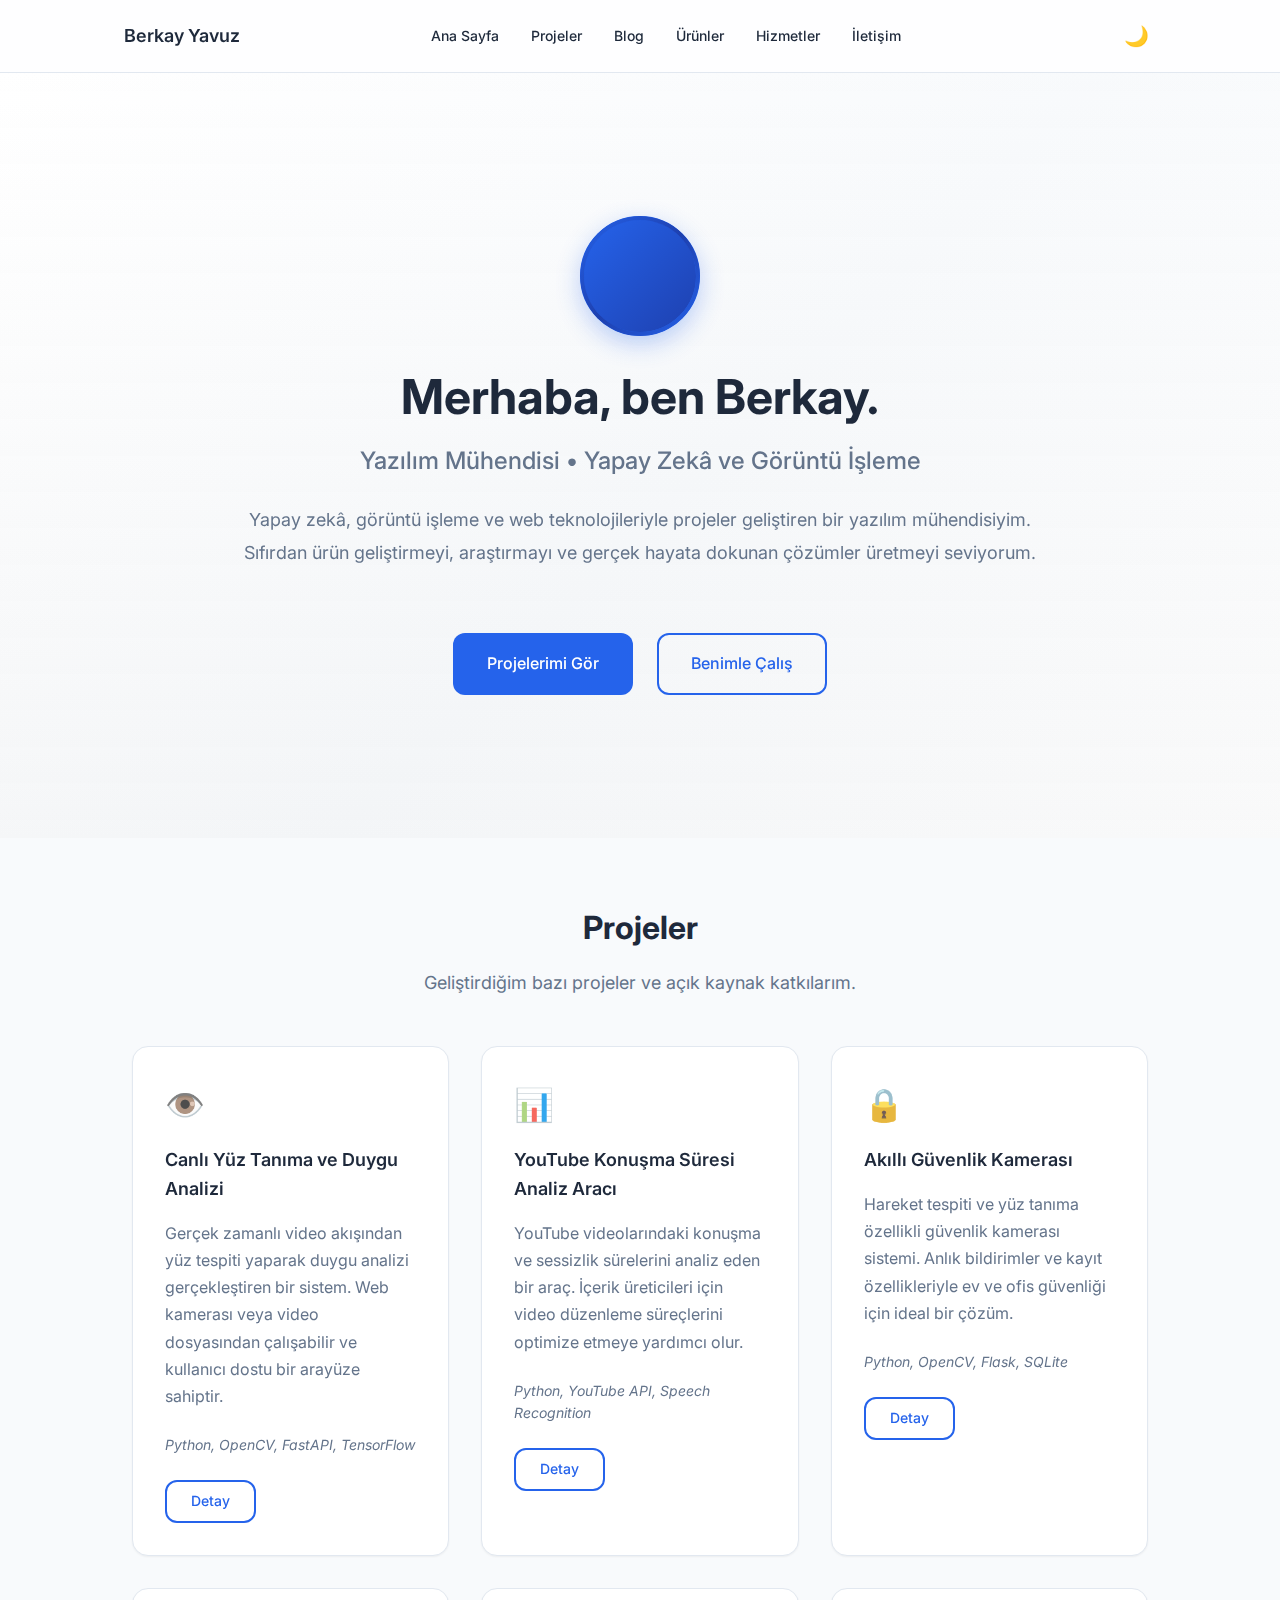
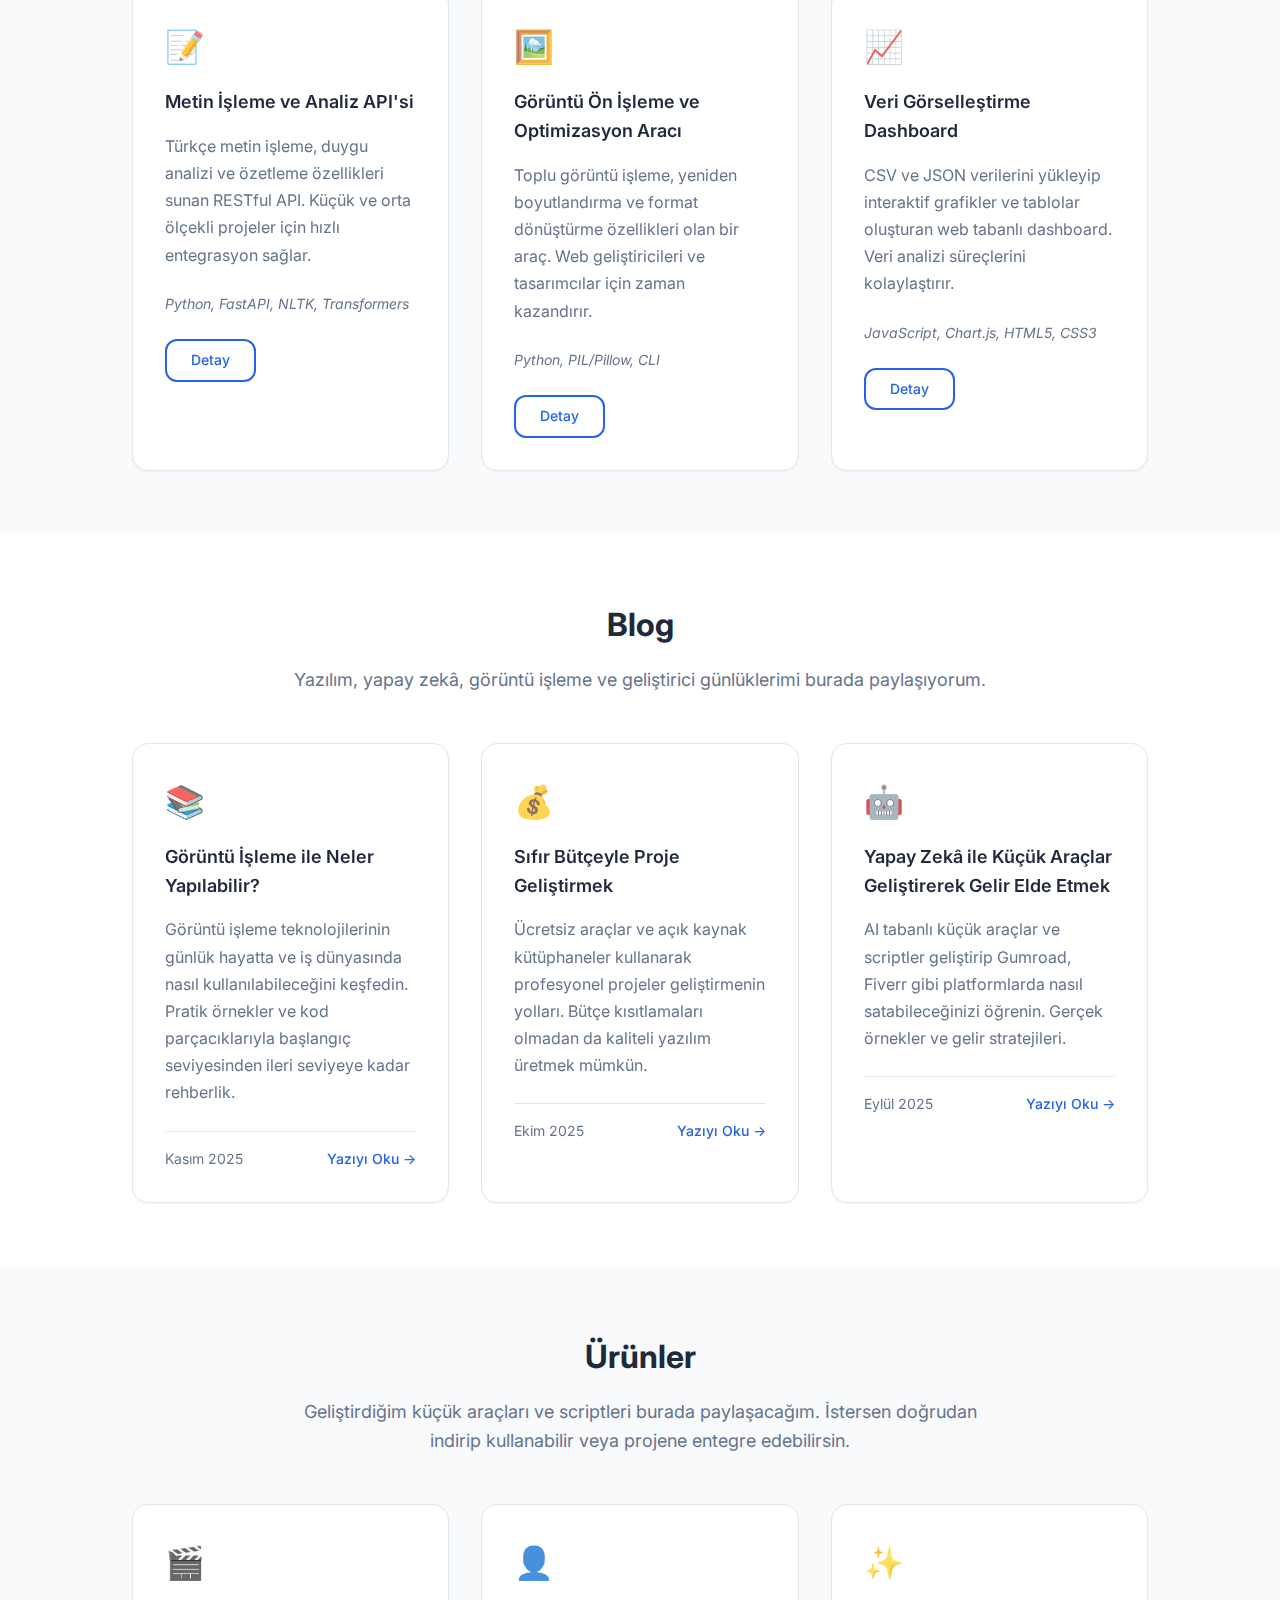
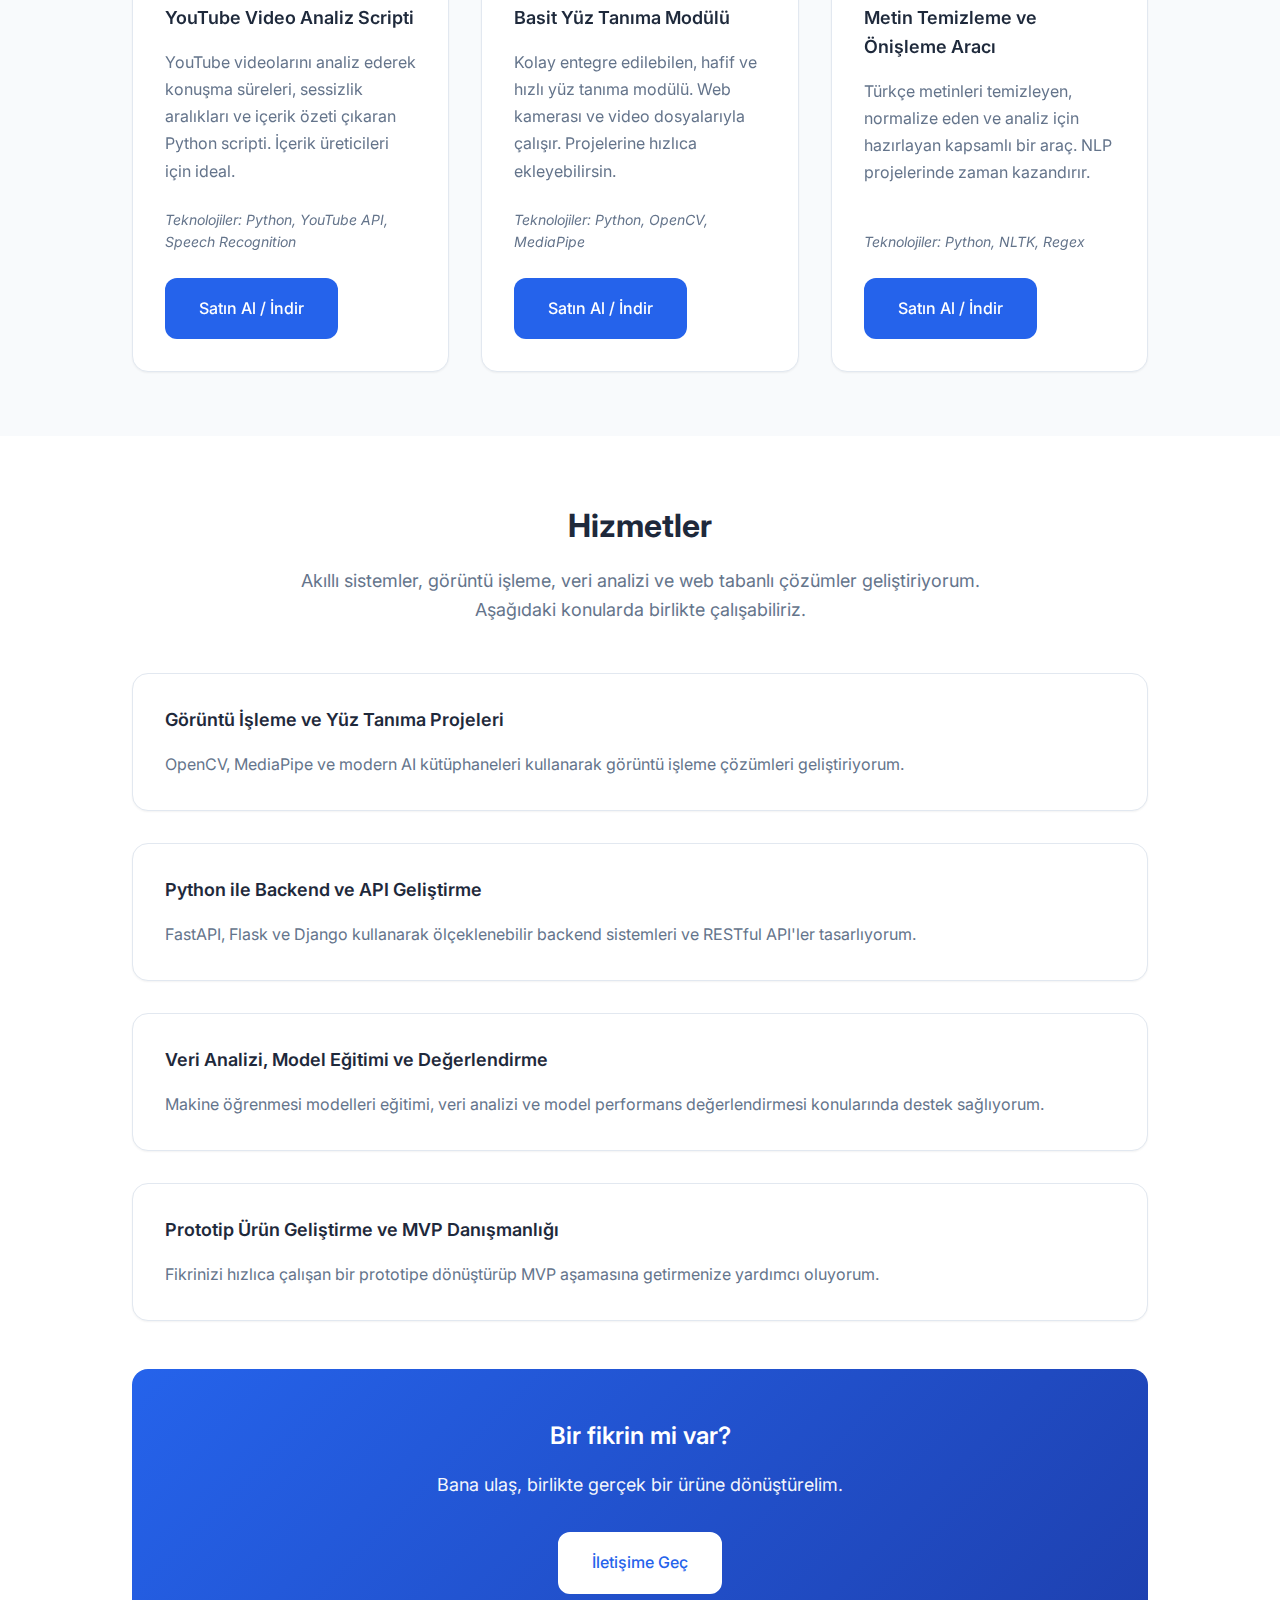
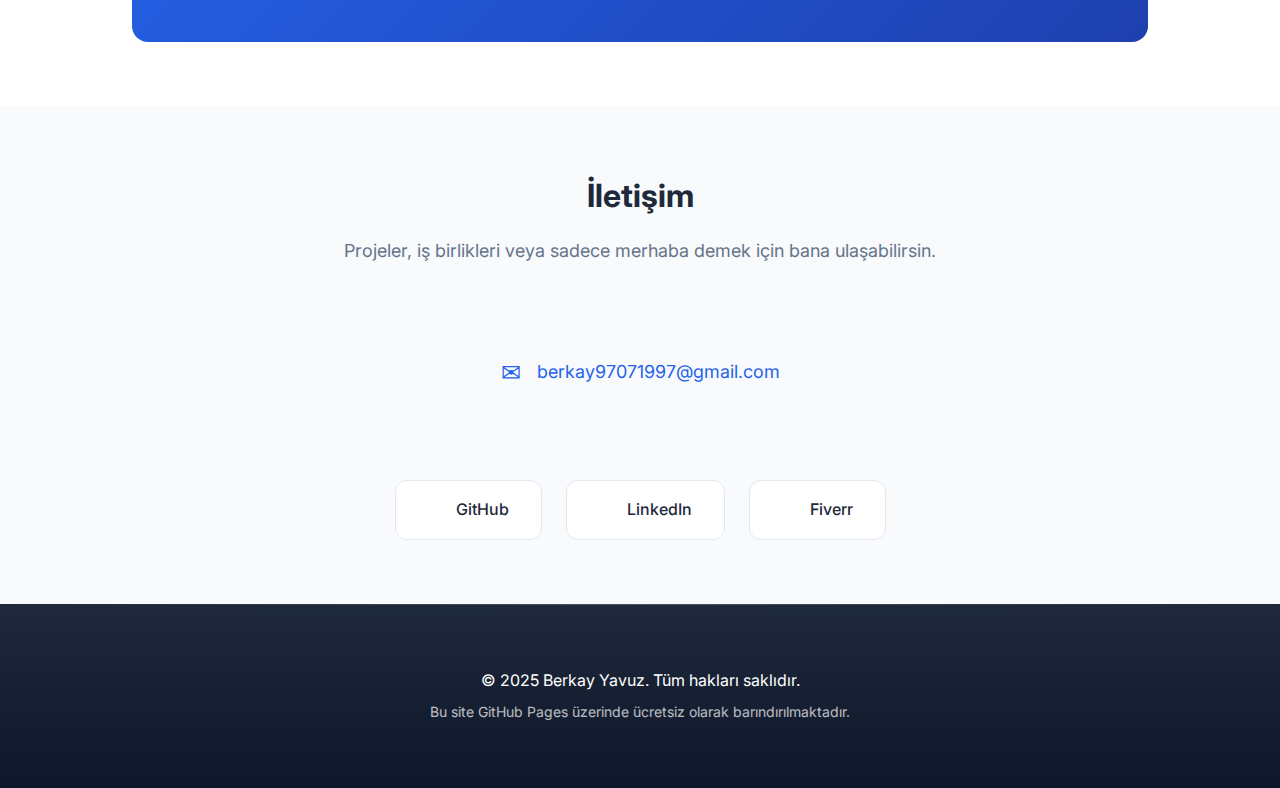
<file: index.html>
<!DOCTYPE html>
<html lang="tr">
<head>
    <meta charset="UTF-8">
    <meta name="viewport" content="width=device-width, initial-scale=1.0">
    <meta http-equiv="X-UA-Compatible" content="IE=edge">
    
    <!-- SEO Meta Tags -->
    <title>Berkay Yavuz | Yazılım Mühendisi</title>
    <meta name="description" content="Yapay zekâ, görüntü işleme ve web teknolojileriyle projeler geliştiren yazılım mühendisi. Freelance hizmetler, projeler ve blog içerikleri.">
    <meta name="keywords" content="yazılım mühendisi, yapay zeka, görüntü işleme, python, freelancer, web geliştirme, AI, machine learning, opencv, fastapi">
    <meta name="author" content="Berkay Yavuz">
    
    <!-- Open Graph Meta Tags -->
    <meta property="og:title" content="Berkay Yavuz | Yazılım Mühendisi">
    <meta property="og:description" content="Yapay zekâ, görüntü işleme ve web teknolojileriyle projeler geliştiren yazılım mühendisi.">
    <meta property="og:type" content="website">
    <meta property="og:url" content="https://berkayyavuz.github.io">
    <meta property="og:image" content="https://berkayyavuz.github.io/assets/images/og-image.jpg">
    
    <!-- Google Font -->
    <link rel="preconnect" href="https://fonts.googleapis.com">
    <link rel="preconnect" href="https://fonts.gstatic.com" crossorigin>
    <link href="https://fonts.googleapis.com/css2?family=Inter:wght@300;400;500;600;700&display=swap" rel="stylesheet">
    
    <!-- Stylesheet -->
    <link rel="stylesheet" href="assets/style.css">
</head>
<body>
    <!-- Scroll Progress Bar -->
    <div class="scroll-progress" id="scroll-progress"></div>
    
    <!-- Header & Navigation -->
    <header class="header">
        <nav class="nav container">
            <div class="nav-logo">
                <a href="#home">Berkay Yavuz</a>
            </div>
            <ul class="nav-menu" id="nav-menu">
                <li><a href="#home" class="nav-link">Ana Sayfa</a></li>
                <li><a href="#projects" class="nav-link">Projeler</a></li>
                <li><a href="#blog" class="nav-link">Blog</a></li>
                <li><a href="#products" class="nav-link">Ürünler</a></li>
                <li><a href="#services" class="nav-link">Hizmetler</a></li>
                <li><a href="#contact" class="nav-link">İletişim</a></li>
            </ul>
            <button class="theme-toggle" id="theme-toggle" aria-label="Toggle dark mode" title="Karanlık mod">
                <span class="theme-icon">🌙</span>
            </button>
            <div class="nav-toggle" id="nav-toggle">
                <span></span>
                <span></span>
                <span></span>
            </div>
        </nav>
    </header>

    <!-- Hero Section -->
    <section id="home" class="hero">
        <div class="hero-background"></div>
        <div class="hero-overlay"></div>
        <div class="container">
            <div class="hero-content">
                <!-- Hero Avatar - Placeholder for future image -->
                <!-- <img src="assets/images/avatar.jpg" alt="Berkay Yavuz" class="hero-avatar" loading="lazy"> -->
                <div class="hero-avatar"></div>
                <h1 class="hero-title" data-text="Merhaba, ben Berkay.">Merhaba, ben Berkay.</h1>
                <p class="hero-subtitle">Yazılım Mühendisi • Yapay Zekâ ve Görüntü İşleme</p>
                <p class="hero-description">
                    Yapay zekâ, görüntü işleme ve web teknolojileriyle projeler geliştiren bir yazılım mühendisiyim. 
                    Sıfırdan ürün geliştirmeyi, araştırmayı ve gerçek hayata dokunan çözümler üretmeyi seviyorum.
                </p>
                <div class="hero-buttons">
                    <a href="#projects" class="btn btn-primary">Projelerimi Gör</a>
                    <a href="#services" class="btn btn-secondary">Benimle Çalış</a>
                </div>
            </div>
        </div>
    </section>

    <!-- Projects Section -->
    <section id="projects" class="section">
        <div class="container">
            <h2 class="section-title">Projeler</h2>
            <p class="section-description">
                Geliştirdiğim bazı projeler ve açık kaynak katkılarım.
            </p>
            <div class="projects-grid">
                <!-- Proje kartı 1 -->
                <article class="project-card tilt-card">
                    <span class="card-icon">👁️</span>
                    <h3 class="project-title">Canlı Yüz Tanıma ve Duygu Analizi</h3>
                    <p class="project-description">
                        Gerçek zamanlı video akışından yüz tespiti yaparak duygu analizi gerçekleştiren bir sistem. 
                        Web kamerası veya video dosyasından çalışabilir ve kullanıcı dostu bir arayüze sahiptir.
                    </p>
                    <p class="project-tech">Python, OpenCV, FastAPI, TensorFlow</p>
                    <a href="#" class="btn btn-outline">Detay</a>
                </article>

                <!-- Proje kartı 2 -->
                <article class="project-card tilt-card">
                    <span class="card-icon">📊</span>
                    <h3 class="project-title">YouTube Konuşma Süresi Analiz Aracı</h3>
                    <p class="project-description">
                        YouTube videolarındaki konuşma ve sessizlik sürelerini analiz eden bir araç. 
                        İçerik üreticileri için video düzenleme süreçlerini optimize etmeye yardımcı olur.
                    </p>
                    <p class="project-tech">Python, YouTube API, Speech Recognition</p>
                    <a href="#" class="btn btn-outline">Detay</a>
                </article>

                <!-- Proje kartı 3 -->
                <article class="project-card tilt-card">
                    <span class="card-icon">🔒</span>
                    <h3 class="project-title">Akıllı Güvenlik Kamerası</h3>
                    <p class="project-description">
                        Hareket tespiti ve yüz tanıma özellikli güvenlik kamerası sistemi. 
                        Anlık bildirimler ve kayıt özellikleriyle ev ve ofis güvenliği için ideal bir çözüm.
                    </p>
                    <p class="project-tech">Python, OpenCV, Flask, SQLite</p>
                    <a href="#" class="btn btn-outline">Detay</a>
                </article>

                <!-- Proje kartı 4 -->
                <article class="project-card tilt-card">
                    <span class="card-icon">📝</span>
                    <h3 class="project-title">Metin İşleme ve Analiz API'si</h3>
                    <p class="project-description">
                        Türkçe metin işleme, duygu analizi ve özetleme özellikleri sunan RESTful API. 
                        Küçük ve orta ölçekli projeler için hızlı entegrasyon sağlar.
                    </p>
                    <p class="project-tech">Python, FastAPI, NLTK, Transformers</p>
                    <a href="#" class="btn btn-outline">Detay</a>
                </article>

                <!-- Proje kartı 5 -->
                <article class="project-card tilt-card">
                    <span class="card-icon">🖼️</span>
                    <h3 class="project-title">Görüntü Ön İşleme ve Optimizasyon Aracı</h3>
                    <p class="project-description">
                        Toplu görüntü işleme, yeniden boyutlandırma ve format dönüştürme özellikleri olan bir araç. 
                        Web geliştiricileri ve tasarımcılar için zaman kazandırır.
                    </p>
                    <p class="project-tech">Python, PIL/Pillow, CLI</p>
                    <a href="#" class="btn btn-outline">Detay</a>
                </article>

                <!-- Proje kartı 6 -->
                <article class="project-card tilt-card">
                    <span class="card-icon">📈</span>
                    <h3 class="project-title">Veri Görselleştirme Dashboard</h3>
                    <p class="project-description">
                        CSV ve JSON verilerini yükleyip interaktif grafikler ve tablolar oluşturan web tabanlı dashboard. 
                        Veri analizi süreçlerini kolaylaştırır.
                    </p>
                    <p class="project-tech">JavaScript, Chart.js, HTML5, CSS3</p>
                    <a href="#" class="btn btn-outline">Detay</a>
                </article>

                <!-- YENİ PROJE KARTI EKLEMEK İÇİN: Yukarıdaki article.project-card yapısını kopyalayıp buraya ekleyebilirsin -->
            </div>
        </div>
    </section>

    <!-- Blog Section -->
    <section id="blog" class="section section-alt">
        <div class="container">
            <h2 class="section-title">Blog</h2>
            <p class="section-description">
                Yazılım, yapay zekâ, görüntü işleme ve geliştirici günlüklerimi burada paylaşıyorum.
            </p>
            <div class="blog-grid">
                <!-- Blog kartı 1 -->
                <article class="blog-card tilt-card">
                    <span class="card-icon">📚</span>
                    <h3 class="blog-title">Görüntü İşleme ile Neler Yapılabilir?</h3>
                    <p class="blog-excerpt">
                        Görüntü işleme teknolojilerinin günlük hayatta ve iş dünyasında nasıl kullanılabileceğini keşfedin. 
                        Pratik örnekler ve kod parçacıklarıyla başlangıç seviyesinden ileri seviyeye kadar rehberlik.
                    </p>
                    <div class="blog-meta">
                        <span class="blog-date">Kasım 2025</span>
                        <a href="blog-post.html?id=1" class="blog-link">Yazıyı Oku →</a>
                    </div>
                </article>

                <!-- Blog kartı 2 -->
                <article class="blog-card tilt-card">
                    <span class="card-icon">💰</span>
                    <h3 class="blog-title">Sıfır Bütçeyle Proje Geliştirmek</h3>
                    <p class="blog-excerpt">
                        Ücretsiz araçlar ve açık kaynak kütüphaneler kullanarak profesyonel projeler geliştirmenin yolları. 
                        Bütçe kısıtlamaları olmadan da kaliteli yazılım üretmek mümkün.
                    </p>
                    <div class="blog-meta">
                        <span class="blog-date">Ekim 2025</span>
                        <a href="blog-post.html?id=2" class="blog-link">Yazıyı Oku →</a>
                    </div>
                </article>

                <!-- Blog kartı 3 -->
                <article class="blog-card tilt-card">
                    <span class="card-icon">🤖</span>
                    <h3 class="blog-title">Yapay Zekâ ile Küçük Araçlar Geliştirerek Gelir Elde Etmek</h3>
                    <p class="blog-excerpt">
                        AI tabanlı küçük araçlar ve scriptler geliştirip Gumroad, Fiverr gibi platformlarda nasıl satabileceğinizi öğrenin. 
                        Gerçek örnekler ve gelir stratejileri.
                    </p>
                    <div class="blog-meta">
                        <span class="blog-date">Eylül 2025</span>
                        <a href="blog-post.html?id=3" class="blog-link">Yazıyı Oku →</a>
                    </div>
                </article>

                <!-- YENİ BLOG YAZISI EKLEMEK İÇİN: Yukarıdaki article.blog-card yapısını kopyalayıp buraya ekleyebilirsin -->
            </div>
        </div>
    </section>

    <!-- Products Section -->
    <section id="products" class="section">
        <div class="container">
            <h2 class="section-title">Ürünler</h2>
            <p class="section-description">
                Geliştirdiğim küçük araçları ve scriptleri burada paylaşacağım. İstersen doğrudan indirip kullanabilir veya projene entegre edebilirsin.
            </p>
            <div class="products-grid">
                <!-- Ürün kartı 1 -->
                <article class="product-card tilt-card">
                    <span class="card-icon">🎬</span>
                    <h3 class="product-title">YouTube Video Analiz Scripti</h3>
                    <p class="product-description">
                        YouTube videolarını analiz ederek konuşma süreleri, sessizlik aralıkları ve içerik özeti çıkaran Python scripti. 
                        İçerik üreticileri için ideal.
                    </p>
                    <p class="product-tech">Teknolojiler: Python, YouTube API, Speech Recognition</p>
                    <a href="#" class="btn btn-primary">
                        Satın Al / İndir
                        <!-- Buraya ileride Gumroad veya başka bir satış linki eklenecek -->
                    </a>
                </article>

                <!-- Ürün kartı 2 -->
                <article class="product-card tilt-card">
                    <span class="card-icon">👤</span>
                    <h3 class="product-title">Basit Yüz Tanıma Modülü</h3>
                    <p class="product-description">
                        Kolay entegre edilebilen, hafif ve hızlı yüz tanıma modülü. Web kamerası ve video dosyalarıyla çalışır. 
                        Projelerine hızlıca ekleyebilirsin.
                    </p>
                    <p class="product-tech">Teknolojiler: Python, OpenCV, MediaPipe</p>
                    <a href="#" class="btn btn-primary">
                        Satın Al / İndir
                        <!-- Buraya ileride Gumroad veya başka bir satış linki eklenecek -->
                    </a>
                </article>

                <!-- Ürün kartı 3 -->
                <article class="product-card tilt-card">
                    <span class="card-icon">✨</span>
                    <h3 class="product-title">Metin Temizleme ve Önişleme Aracı</h3>
                    <p class="product-description">
                        Türkçe metinleri temizleyen, normalize eden ve analiz için hazırlayan kapsamlı bir araç. 
                        NLP projelerinde zaman kazandırır.
                    </p>
                    <p class="product-tech">Teknolojiler: Python, NLTK, Regex</p>
                    <a href="#" class="btn btn-primary">
                        Satın Al / İndir
                        <!-- Buraya ileride Gumroad veya başka bir satış linki eklenecek -->
                    </a>
                </article>

                <!-- YENİ ÜRÜN EKLEMEK İÇİN: Yukarıdaki article.product-card yapısını kopyalayıp buraya ekleyebilirsin -->
            </div>
        </div>
    </section>

    <!-- Services Section -->
    <section id="services" class="section section-alt">
        <div class="container">
            <h2 class="section-title">Hizmetler</h2>
            <p class="section-description">
                Akıllı sistemler, görüntü işleme, veri analizi ve web tabanlı çözümler geliştiriyorum. Aşağıdaki konularda birlikte çalışabiliriz.
            </p>
            <div class="services-list">
                <div class="service-item">
                    <h3 class="service-title">Görüntü İşleme ve Yüz Tanıma Projeleri</h3>
                    <p class="service-description">
                        OpenCV, MediaPipe ve modern AI kütüphaneleri kullanarak görüntü işleme çözümleri geliştiriyorum.
                    </p>
                </div>
                <div class="service-item">
                    <h3 class="service-title">Python ile Backend ve API Geliştirme</h3>
                    <p class="service-description">
                        FastAPI, Flask ve Django kullanarak ölçeklenebilir backend sistemleri ve RESTful API'ler tasarlıyorum.
                    </p>
                </div>
                <div class="service-item">
                    <h3 class="service-title">Veri Analizi, Model Eğitimi ve Değerlendirme</h3>
                    <p class="service-description">
                        Makine öğrenmesi modelleri eğitimi, veri analizi ve model performans değerlendirmesi konularında destek sağlıyorum.
                    </p>
                </div>
                <div class="service-item">
                    <h3 class="service-title">Prototip Ürün Geliştirme ve MVP Danışmanlığı</h3>
                    <p class="service-description">
                        Fikrinizi hızlıca çalışan bir prototipe dönüştürüp MVP aşamasına getirmenize yardımcı oluyorum.
                    </p>
                </div>
            </div>

            <!-- CTA Box -->
            <div class="cta-box">
                <h3 class="cta-title">Bir fikrin mi var?</h3>
                <p class="cta-text">Bana ulaş, birlikte gerçek bir ürüne dönüştürelim.</p>
                <a href="#contact" class="btn btn-primary">İletişime Geç</a>
            </div>

            <!-- Freelance Platform Links (Yorum olarak, ileride eklenebilir) -->
            <!-- Fiverr profil linkini buraya ekleyebilirsin: <a href="#" class="platform-link">Fiverr Profilim</a> -->
            <!-- Bionluk profil linkini buraya ekleyebilirsin: <a href="#" class="platform-link">Bionluk Profilim</a> -->
            <!-- Upwork profil linkini buraya ekleyebilirsin: <a href="#" class="platform-link">Upwork Profilim</a> -->
        </div>
    </section>

    <!-- Contact Section -->
    <section id="contact" class="section">
        <div class="container">
            <h2 class="section-title">İletişim</h2>
            <p class="section-description">
                Projeler, iş birlikleri veya sadece merhaba demek için bana ulaşabilirsin.
            </p>
            <div class="contact-content">
                <div class="contact-info">
                    <a href="mailto:berkay97071997@gmail.com" class="contact-link email">
                        <span class="contact-icon">✉</span>
                        <span>berkay97071997@gmail.com</span>
                    </a>
                </div>
                <div class="contact-social">
                    <a href="#" class="social-link" target="_blank" rel="noopener noreferrer">
                        <svg class="social-icon-svg" width="20" height="20" viewBox="0 0 24 24" fill="none" stroke="currentColor" stroke-width="2">
                            <path d="M9 19c-5 1.5-5-2.5-7-3m14 6v-3.87a3.37 3.37 0 0 0-.94-2.61c3.14-.35 6.44-1.54 6.44-7A5.44 5.44 0 0 0 20 4.77 5.07 5.07 0 0 0 19.91 1S18.73.65 16 2.48a13.38 13.38 0 0 0-7 0C6.27.65 5.09 1 5.09 1A5.07 5.07 0 0 0 5 4.77a5.44 5.44 0 0 0-1.5 3.78c0 5.42 3.3 6.61 6.44 7A3.37 3.37 0 0 0 9 18.13V22"></path>
                        </svg>
                        <span>GitHub</span>
                        <!-- GitHub profil linkini buraya ekleyebilirsin -->
                    </a>
                    <a href="#" class="social-link" target="_blank" rel="noopener noreferrer">
                        <svg class="social-icon-svg" width="20" height="20" viewBox="0 0 24 24" fill="none" stroke="currentColor" stroke-width="2">
                            <path d="M16 8a6 6 0 0 1 6 6v7h-4v-7a2 2 0 0 0-2-2 2 2 0 0 0-2 2v7h-4v-7a6 6 0 0 1 6-6z"></path>
                            <rect x="2" y="9" width="4" height="12"></rect>
                            <circle cx="4" cy="4" r="2"></circle>
                        </svg>
                        <span>LinkedIn</span>
                        <!-- LinkedIn profil linkini buraya ekleyebilirsin -->
                    </a>
                    <a href="#" class="social-link" target="_blank" rel="noopener noreferrer">
                        <svg class="social-icon-svg" width="20" height="20" viewBox="0 0 24 24" fill="none" stroke="currentColor" stroke-width="2">
                            <path d="M12 2L2 7l10 5 10-5-10-5z"></path>
                            <path d="M2 17l10 5 10-5"></path>
                            <path d="M2 12l10 5 10-5"></path>
                        </svg>
                        <span>Fiverr</span>
                        <!-- Fiverr profil linkini buraya ekleyebilirsin -->
                    </a>
                </div>
            </div>
        </div>
    </section>

    <!-- Footer -->
    <footer class="footer">
        <div class="container">
            <p class="footer-text">© 2025 Berkay Yavuz. Tüm hakları saklıdır.</p>
            <p class="footer-note">Bu site GitHub Pages üzerinde ücretsiz olarak barındırılmaktadır.</p>
        </div>
    </footer>

    <!-- JavaScript -->
    <script src="assets/main.js"></script>
</body>
</html>
</file>
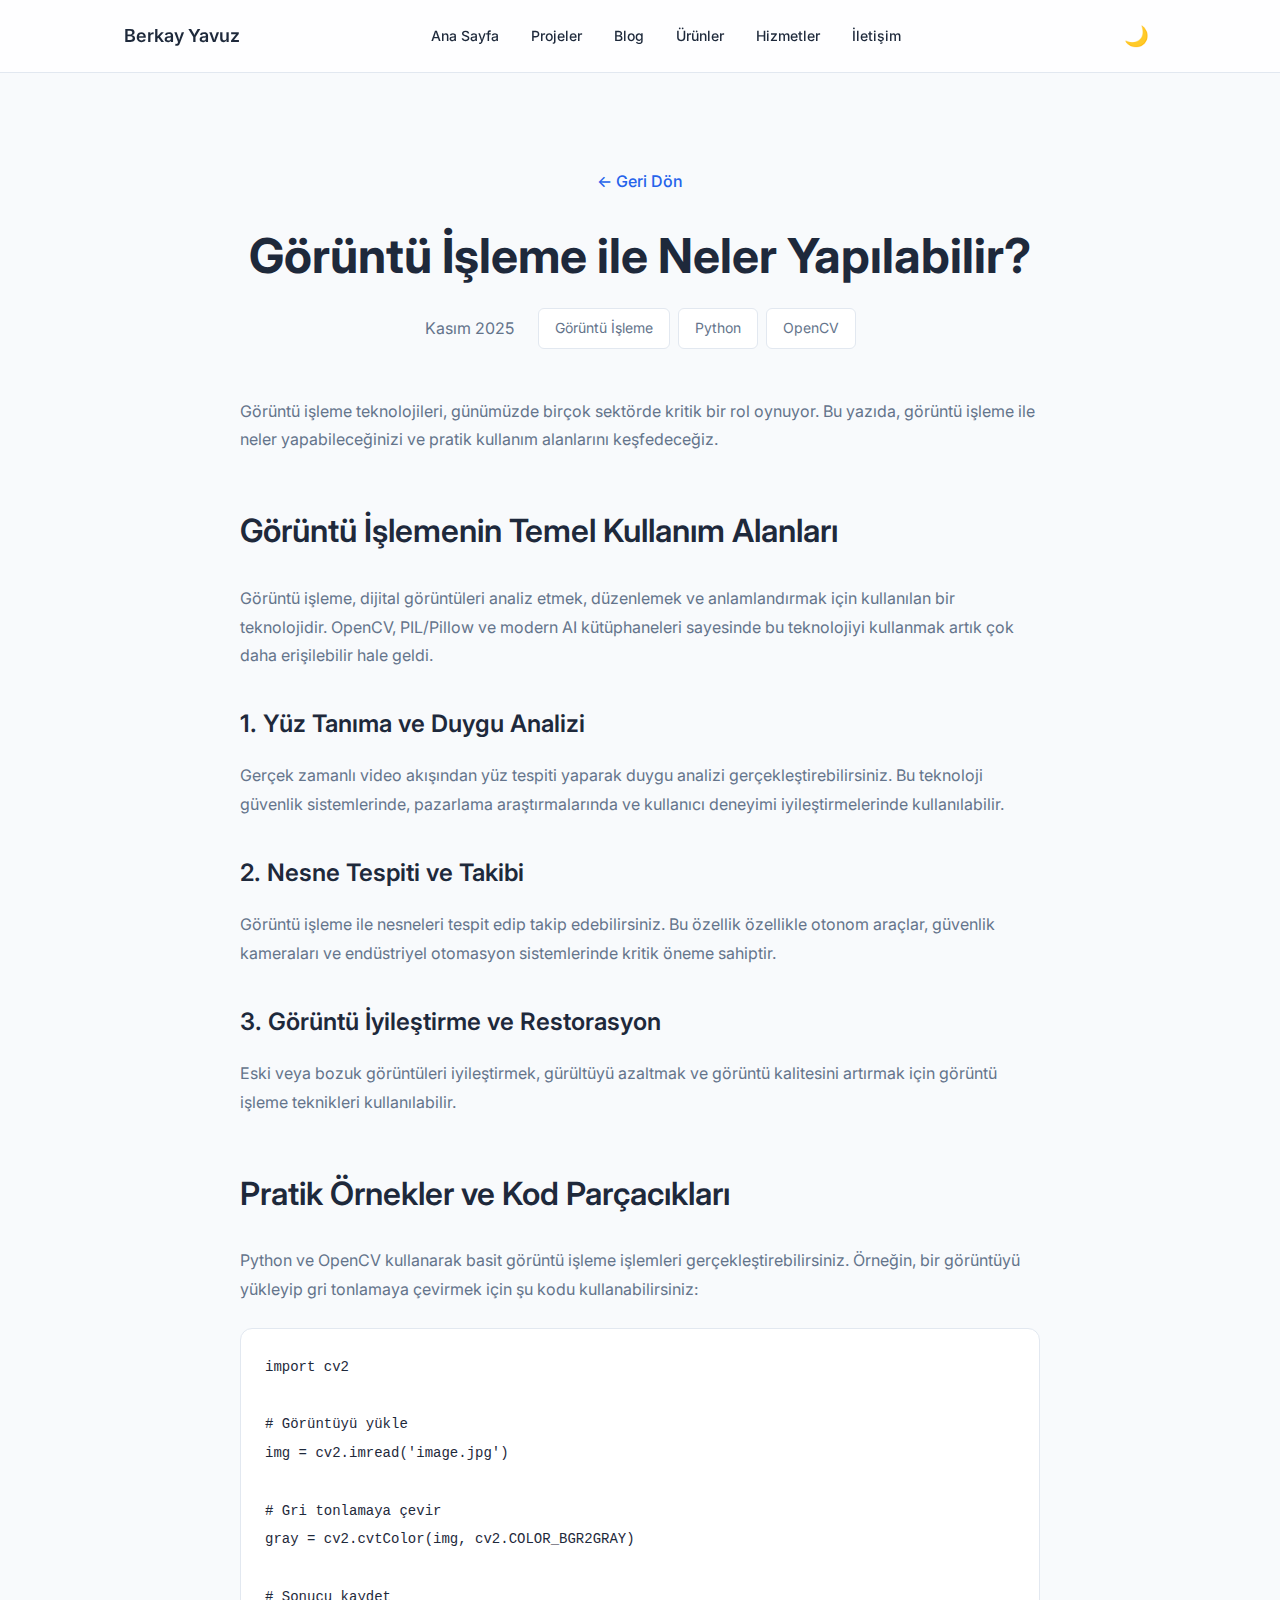
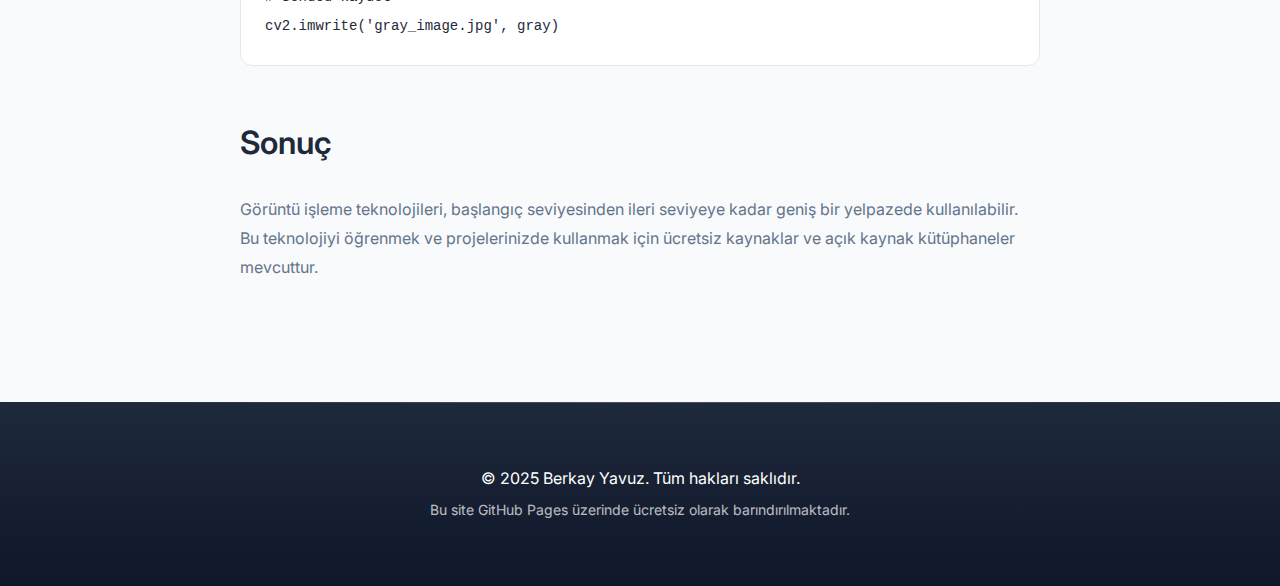
<file: blog-post.html>
<!DOCTYPE html>
<html lang="tr">
<head>
    <meta charset="UTF-8">
    <meta name="viewport" content="width=device-width, initial-scale=1.0">
    <meta http-equiv="X-UA-Compatible" content="IE=edge">
    
    <!-- SEO Meta Tags -->
    <title>Görüntü İşleme ile Neler Yapılabilir? | Berkay Yavuz</title>
    <meta name="description" content="Görüntü işleme teknolojilerinin günlük hayatta ve iş dünyasında nasıl kullanılabileceğini keşfedin.">
    
    <!-- Google Font -->
    <link rel="preconnect" href="https://fonts.googleapis.com">
    <link rel="preconnect" href="https://fonts.gstatic.com" crossorigin>
    <link href="https://fonts.googleapis.com/css2?family=Inter:wght@300;400;500;600;700&display=swap" rel="stylesheet">
    
    <!-- Stylesheet -->
    <link rel="stylesheet" href="assets/style.css">
</head>
<body>
    <!-- Scroll Progress Bar -->
    <div class="scroll-progress" id="scroll-progress"></div>
    
    <!-- Header & Navigation -->
    <header class="header">
        <nav class="nav container">
            <div class="nav-logo">
                <a href="index.html">Berkay Yavuz</a>
            </div>
            <ul class="nav-menu" id="nav-menu">
                <li><a href="index.html#home" class="nav-link">Ana Sayfa</a></li>
                <li><a href="index.html#projects" class="nav-link">Projeler</a></li>
                <li><a href="index.html#blog" class="nav-link">Blog</a></li>
                <li><a href="index.html#products" class="nav-link">Ürünler</a></li>
                <li><a href="index.html#services" class="nav-link">Hizmetler</a></li>
                <li><a href="index.html#contact" class="nav-link">İletişim</a></li>
            </ul>
            <button class="theme-toggle" id="theme-toggle" aria-label="Toggle dark mode" title="Karanlık mod">
                <span class="theme-icon">🌙</span>
            </button>
            <div class="nav-toggle" id="nav-toggle">
                <span></span>
                <span></span>
                <span></span>
            </div>
        </nav>
    </header>

    <!-- Blog Post Content -->
    <article class="blog-post">
        <div class="container">
            <div class="blog-post-header">
                <a href="index.html#blog" class="blog-back-link">← Geri Dön</a>
                <h1 class="blog-post-title">Görüntü İşleme ile Neler Yapılabilir?</h1>
                <div class="blog-post-meta">
                    <span class="blog-post-date">Kasım 2025</span>
                    <div class="blog-post-tags">
                        <span class="tag">Görüntü İşleme</span>
                        <span class="tag">Python</span>
                        <span class="tag">OpenCV</span>
                    </div>
                </div>
            </div>
            
            <div class="blog-post-content">
                <p>
                    Görüntü işleme teknolojileri, günümüzde birçok sektörde kritik bir rol oynuyor. 
                    Bu yazıda, görüntü işleme ile neler yapabileceğinizi ve pratik kullanım alanlarını keşfedeceğiz.
                </p>
                
                <h2>Görüntü İşlemenin Temel Kullanım Alanları</h2>
                
                <p>
                    Görüntü işleme, dijital görüntüleri analiz etmek, düzenlemek ve anlamlandırmak için kullanılan 
                    bir teknolojidir. OpenCV, PIL/Pillow ve modern AI kütüphaneleri sayesinde bu teknolojiyi 
                    kullanmak artık çok daha erişilebilir hale geldi.
                </p>
                
                <h3>1. Yüz Tanıma ve Duygu Analizi</h3>
                <p>
                    Gerçek zamanlı video akışından yüz tespiti yaparak duygu analizi gerçekleştirebilirsiniz. 
                    Bu teknoloji güvenlik sistemlerinde, pazarlama araştırmalarında ve kullanıcı deneyimi 
                    iyileştirmelerinde kullanılabilir.
                </p>
                
                <h3>2. Nesne Tespiti ve Takibi</h3>
                <p>
                    Görüntü işleme ile nesneleri tespit edip takip edebilirsiniz. Bu özellik özellikle 
                    otonom araçlar, güvenlik kameraları ve endüstriyel otomasyon sistemlerinde kritik öneme sahiptir.
                </p>
                
                <h3>3. Görüntü İyileştirme ve Restorasyon</h3>
                <p>
                    Eski veya bozuk görüntüleri iyileştirmek, gürültüyü azaltmak ve görüntü kalitesini 
                    artırmak için görüntü işleme teknikleri kullanılabilir.
                </p>
                
                <h2>Pratik Örnekler ve Kod Parçacıkları</h2>
                
                <p>
                    Python ve OpenCV kullanarak basit görüntü işleme işlemleri gerçekleştirebilirsiniz. 
                    Örneğin, bir görüntüyü yükleyip gri tonlamaya çevirmek için şu kodu kullanabilirsiniz:
                </p>
                
                <pre><code>import cv2

# Görüntüyü yükle
img = cv2.imread('image.jpg')

# Gri tonlamaya çevir
gray = cv2.cvtColor(img, cv2.COLOR_BGR2GRAY)

# Sonucu kaydet
cv2.imwrite('gray_image.jpg', gray)</code></pre>
                
                <h2>Sonuç</h2>
                
                <p>
                    Görüntü işleme teknolojileri, başlangıç seviyesinden ileri seviyeye kadar geniş bir 
                    yelpazede kullanılabilir. Bu teknolojiyi öğrenmek ve projelerinizde kullanmak için 
                    ücretsiz kaynaklar ve açık kaynak kütüphaneler mevcuttur.
                </p>
            </div>
        </div>
    </article>

    <!-- Footer -->
    <footer class="footer">
        <div class="container">
            <p class="footer-text">© 2025 Berkay Yavuz. Tüm hakları saklıdır.</p>
            <p class="footer-note">Bu site GitHub Pages üzerinde ücretsiz olarak barındırılmaktadır.</p>
        </div>
    </footer>

    <!-- JavaScript -->
    <script src="assets/main.js"></script>
</body>
</html>
</file>
<file: assets/style.css>
/* ============================================
   CSS Reset & Base Styles
   ============================================ */

* {
    margin: 0;
    padding: 0;
    box-sizing: border-box;
}

:root {
    /* Colors */
    --color-primary: #2563eb;
    --color-primary-dark: #1e40af;
    --color-secondary: #64748b;
    --color-text: #1e293b;
    --color-text-light: #64748b;
    --color-bg: #f8fafc;
    --color-bg-alt: #ffffff;
    --color-border: #e2e8f0;
    --color-white: #ffffff;
    
    /* Typography */
    --font-family: 'Inter', -apple-system, BlinkMacSystemFont, 'Segoe UI', Roboto, sans-serif;
    --font-size-base: 16px;
    --font-size-sm: 14px;
    --font-size-lg: 18px;
    --font-size-xl: 24px;
    --font-size-2xl: 32px;
    --font-size-3xl: 48px;
    
    /* Spacing */
    --spacing-xs: 0.5rem;
    --spacing-sm: 1rem;
    --spacing-md: 1.5rem;
    --spacing-lg: 2rem;
    --spacing-xl: 3rem;
    --spacing-2xl: 4rem;
    
    /* Border Radius */
    --radius-sm: 6px;
    --radius-md: 12px;
    --radius-lg: 16px;
    
    /* Shadows */
    --shadow-sm: 0 1px 2px 0 rgba(0, 0, 0, 0.05);
    --shadow-md: 0 4px 6px -1px rgba(0, 0, 0, 0.1);
    --shadow-lg: 0 10px 15px -3px rgba(0, 0, 0, 0.1);
    
    /* Transitions */
    --transition: all 0.3s ease;
}

/* Dark Mode Variables - Enhanced with Neon Glow */
:root.dark-mode {
    --color-text: #f1f5f9;
    --color-text-light: #cbd5e1;
    --color-bg: #0f172a;
    --color-bg-alt: #1e293b;
    --color-border: #334155;
    --color-secondary: #94a3b8;
    --color-primary: #60a5fa;
    --color-primary-dark: #3b82f6;
}

html {
    scroll-behavior: smooth;
}

body {
    font-family: var(--font-family);
    font-size: var(--font-size-base);
    line-height: 1.6;
    color: var(--color-text);
    background-color: var(--color-bg);
    -webkit-font-smoothing: antialiased;
    -moz-osx-font-smoothing: grayscale;
}

/* ============================================
   Scroll Progress Bar
   ============================================ */

.scroll-progress {
    position: fixed;
    top: 0;
    left: 0;
    width: 0%;
    height: 3px;
    background: linear-gradient(90deg, var(--color-primary), var(--color-primary-dark));
    z-index: 10000;
    transition: width 0.1s ease-out;
    will-change: width;
}

/* Dark mode scroll progress */
:root.dark-mode .scroll-progress {
    background: linear-gradient(90deg, #3b82f6, #60a5fa);
    box-shadow: 0 0 10px rgba(59, 130, 246, 0.5);
}

/* ============================================
   Container
   ============================================ */

.container {
    max-width: 1080px;
    margin: 0 auto;
    padding: 0 var(--spacing-md);
}

@media (min-width: 768px) {
    .container {
        padding: 0 var(--spacing-lg);
    }
}

/* ============================================
   Header & Navigation
   ============================================ */

/* ============================================
   Header Improvements: Scroll Shadow & Blur
   ============================================ */

.header {
    position: sticky;
    top: 0;
    background-color: rgba(255, 255, 255, 0.8);
    border-bottom: 1px solid var(--color-border);
    z-index: 1000;
    box-shadow: none;
    transition: all 0.3s ease;
    backdrop-filter: blur(0px);
}

/* Header shadow appears after scrolling ~30px */
.header.scrolled {
    box-shadow: var(--shadow-md);
    backdrop-filter: blur(6px);
    background-color: rgba(255, 255, 255, 0.95);
}

/* Dark mode header */
:root.dark-mode .header {
    background-color: rgba(30, 41, 59, 0.8);
}

:root.dark-mode .header.scrolled {
    background-color: rgba(30, 41, 59, 0.95);
}

.nav {
    display: flex;
    justify-content: space-between;
    align-items: center;
    padding: var(--spacing-sm) var(--spacing-md);
    min-height: 70px;
}

.nav-logo a {
    font-size: var(--font-size-lg);
    font-weight: 600;
    color: var(--color-text);
    text-decoration: none;
    transition: var(--transition);
}

.nav-logo a:hover {
    color: var(--color-primary);
}

.nav-menu {
    display: flex;
    list-style: none;
    gap: var(--spacing-lg);
    align-items: center;
}

.nav-link {
    color: var(--color-text);
    text-decoration: none;
    font-weight: 500;
    font-size: var(--font-size-sm);
    transition: var(--transition);
    position: relative;
}

.nav-link::after {
    content: '';
    position: absolute;
    bottom: -4px;
    left: 0;
    width: 0;
    height: 2px;
    background-color: var(--color-primary);
    transition: var(--transition);
}

.nav-link:hover {
    color: var(--color-primary);
}

.nav-link:hover::after {
    width: 100%;
}

/* Theme Toggle Button */
.theme-toggle {
    display: flex;
    align-items: center;
    justify-content: center;
    width: 40px;
    height: 40px;
    border: none;
    background-color: transparent;
    cursor: pointer;
    border-radius: var(--radius-md);
    transition: var(--transition);
    margin-left: var(--spacing-md);
}

.theme-toggle:hover {
    background-color: var(--color-bg);
    transform: scale(1.1);
}

.theme-icon {
    font-size: 20px;
    transition: transform 0.3s ease;
}

.theme-toggle:hover .theme-icon {
    transform: rotate(15deg);
}

.nav-toggle {
    display: none;
    flex-direction: column;
    cursor: pointer;
    gap: 4px;
}

.nav-toggle span {
    width: 25px;
    height: 3px;
    background-color: var(--color-text);
    border-radius: 2px;
    transition: var(--transition);
}

/* Mobile Navigation */
@media (max-width: 768px) {
    .nav {
        flex-wrap: wrap;
    }
    
    .theme-toggle {
        order: 2;
        margin-left: auto;
        margin-right: var(--spacing-sm);
    }
    
    .nav-toggle {
        display: flex;
        order: 3;
    }
    
    .nav-menu {
        position: fixed;
        top: 70px;
        left: -100%;
        flex-direction: column;
        background-color: var(--color-bg-alt);
        width: 100%;
        padding: var(--spacing-lg);
        box-shadow: var(--shadow-lg);
        transition: left 0.3s ease;
        gap: var(--spacing-md);
        align-items: flex-start;
        order: 4;
    }
    
    .nav-menu.active {
        left: 0;
    }
    
    .nav-toggle.active span:nth-child(1) {
        transform: rotate(45deg) translate(5px, 5px);
    }
    
    .nav-toggle.active span:nth-child(2) {
        opacity: 0;
    }
    
    .nav-toggle.active span:nth-child(3) {
        transform: rotate(-45deg) translate(7px, -6px);
    }
}

/* ============================================
   Hero Section - Enhanced with Parallax & Animations
   ============================================ */

.hero {
    position: relative;
    padding: calc(var(--spacing-2xl) + 2rem) var(--spacing-md);
    text-align: center;
    overflow: hidden;
    min-height: 85vh;
    display: flex;
    align-items: center;
}

/* Parallax background effect (CSS only) */
.hero-background {
    position: absolute;
    top: 0;
    left: 0;
    width: 100%;
    height: 120%;
    background: linear-gradient(135deg, var(--color-bg-alt) 0%, var(--color-bg) 50%, var(--color-bg-alt) 100%);
    transform: translateZ(0);
    will-change: transform;
}

/* Subtle gradient overlay for depth */
.hero-overlay {
    position: absolute;
    top: 0;
    left: 0;
    width: 100%;
    height: 100%;
    background: linear-gradient(180deg, rgba(255, 255, 255, 0.1) 0%, rgba(0, 0, 0, 0.02) 100%);
    pointer-events: none;
}

/* Dark mode hero background */
:root.dark-mode .hero-background {
    background: linear-gradient(135deg, var(--color-bg-alt) 0%, var(--color-bg) 50%, var(--color-bg-alt) 100%);
}

:root.dark-mode .hero-overlay {
    background: linear-gradient(180deg, rgba(255, 255, 255, 0.05) 0%, rgba(0, 0, 0, 0.1) 100%);
}

.hero-content {
    position: relative;
    z-index: 1;
    max-width: 800px;
    margin: 0 auto;
    animation: heroFadeIn 0.8s ease-out;
}

/* Hero Avatar */
.hero-avatar {
    width: 120px;
    height: 120px;
    margin: 0 auto var(--spacing-lg);
    border-radius: 50%;
    background: linear-gradient(135deg, var(--color-primary), var(--color-primary-dark));
    border: 4px solid var(--color-primary);
    box-shadow: 0 8px 24px rgba(37, 99, 235, 0.3);
    position: relative;
    animation: avatarPulse 3s ease-in-out infinite;
}

.hero-avatar::before {
    content: '';
    position: absolute;
    inset: -4px;
    border-radius: 50%;
    padding: 4px;
    background: linear-gradient(135deg, var(--color-primary), var(--color-primary-dark), var(--color-primary));
    -webkit-mask: linear-gradient(#fff 0 0) content-box, linear-gradient(#fff 0 0);
    -webkit-mask-composite: xor;
    mask: linear-gradient(#fff 0 0) content-box, linear-gradient(#fff 0 0);
    mask-composite: exclude;
    animation: avatarRotate 3s linear infinite;
}

@keyframes avatarPulse {
    0%, 100% {
        transform: scale(1);
        box-shadow: 0 8px 24px rgba(37, 99, 235, 0.3);
    }
    50% {
        transform: scale(1.05);
        box-shadow: 0 12px 32px rgba(37, 99, 235, 0.5);
    }
}

@keyframes avatarRotate {
    to {
        transform: rotate(360deg);
    }
}

/* Dark mode avatar glow */
:root.dark-mode .hero-avatar {
    box-shadow: 0 8px 24px rgba(96, 165, 250, 0.4);
    animation: avatarPulseDark 3s ease-in-out infinite;
}

@keyframes avatarPulseDark {
    0%, 100% {
        transform: scale(1);
        box-shadow: 0 8px 24px rgba(96, 165, 250, 0.4);
    }
    50% {
        transform: scale(1.05);
        box-shadow: 0 12px 32px rgba(96, 165, 250, 0.6);
    }
}

/* Subtle entrance animation for hero text */
@keyframes heroFadeIn {
    from {
        opacity: 0;
        transform: translateY(20px);
    }
    to {
        opacity: 1;
        transform: translateY(0);
    }
}

.hero-title {
    font-size: var(--font-size-3xl);
    font-weight: 700;
    color: var(--color-text);
    margin-bottom: var(--spacing-sm);
    line-height: 1.2;
    animation-delay: 0.1s;
    position: relative;
    display: inline-block;
}

/* Subtle Glitch Effect on Hero Title */
.hero-title::before,
.hero-title::after {
    content: attr(data-text);
    position: absolute;
    top: 0;
    left: 0;
    width: 100%;
    height: 100%;
}

.hero-title::before {
    left: 2px;
    text-shadow: -2px 0 var(--color-primary);
    clip: rect(44px, 450px, 56px, 0);
    animation: glitch-anim 5s infinite linear alternate-reverse;
    opacity: 0;
}

.hero-title::after {
    left: -2px;
    text-shadow: 2px 0 var(--color-primary-dark);
    clip: rect(44px, 450px, 56px, 0);
    animation: glitch-anim2 3s infinite linear alternate-reverse;
    opacity: 0;
}

.hero-title:hover::before,
.hero-title:hover::after {
    opacity: 0.7;
}

@keyframes glitch-anim {
    0% {
        clip: rect(31px, 9999px, 94px, 0);
        transform: skew(0.5deg);
    }
    5% {
        clip: rect(12px, 9999px, 77px, 0);
        transform: skew(0.8deg);
    }
    10% {
        clip: rect(95px, 9999px, 94px, 0);
        transform: skew(0.2deg);
    }
    15% {
        clip: rect(63px, 9999px, 52px, 0);
        transform: skew(0.6deg);
    }
    20% {
        clip: rect(23px, 9999px, 15px, 0);
        transform: skew(0.1deg);
    }
    25% {
        clip: rect(76px, 9999px, 99px, 0);
        transform: skew(0.4deg);
    }
    30% {
        clip: rect(1px, 9999px, 83px, 0);
        transform: skew(0.9deg);
    }
    35% {
        clip: rect(90px, 9999px, 98px, 0);
        transform: skew(0.3deg);
    }
    40% {
        clip: rect(11px, 9999px, 15px, 0);
        transform: skew(0.7deg);
    }
    45% {
        clip: rect(66px, 9999px, 88px, 0);
        transform: skew(0.2deg);
    }
    50% {
        clip: rect(48px, 9999px, 13px, 0);
        transform: skew(0.5deg);
    }
    55% {
        clip: rect(23px, 9999px, 68px, 0);
        transform: skew(0.8deg);
    }
    60% {
        clip: rect(19px, 9999px, 84px, 0);
        transform: skew(0.1deg);
    }
    65% {
        clip: rect(94px, 9999px, 68px, 0);
        transform: skew(0.4deg);
    }
    70% {
        clip: rect(7px, 9999px, 27px, 0);
        transform: skew(0.6deg);
    }
    75% {
        clip: rect(88px, 9999px, 45px, 0);
        transform: skew(0.3deg);
    }
    80% {
        clip: rect(3px, 9999px, 60px, 0);
        transform: skew(0.9deg);
    }
    85% {
        clip: rect(54px, 9999px, 92px, 0);
        transform: skew(0.2deg);
    }
    90% {
        clip: rect(28px, 9999px, 5px, 0);
        transform: skew(0.7deg);
    }
    95% {
        clip: rect(72px, 9999px, 78px, 0);
        transform: skew(0.5deg);
    }
    100% {
        clip: rect(15px, 9999px, 35px, 0);
        transform: skew(0.1deg);
    }
}

@keyframes glitch-anim2 {
    0% {
        clip: rect(65px, 9999px, 100px, 0);
        transform: skew(0.3deg);
    }
    5% {
        clip: rect(14px, 9999px, 33px, 0);
        transform: skew(0.6deg);
    }
    10% {
        clip: rect(79px, 9999px, 95px, 0);
        transform: skew(0.2deg);
    }
    15% {
        clip: rect(42px, 9999px, 16px, 0);
        transform: skew(0.8deg);
    }
    20% {
        clip: rect(25px, 9999px, 66px, 0);
        transform: skew(0.1deg);
    }
    25% {
        clip: rect(91px, 9999px, 58px, 0);
        transform: skew(0.4deg);
    }
    30% {
        clip: rect(8px, 9999px, 47px, 0);
        transform: skew(0.9deg);
    }
    35% {
        clip: rect(56px, 9999px, 89px, 0);
        transform: skew(0.3deg);
    }
    40% {
        clip: rect(33px, 9999px, 12px, 0);
        transform: skew(0.7deg);
    }
    45% {
        clip: rect(87px, 9999px, 71px, 0);
        transform: skew(0.2deg);
    }
    50% {
        clip: rect(19px, 9999px, 84px, 0);
        transform: skew(0.5deg);
    }
    55% {
        clip: rect(64px, 9999px, 38px, 0);
        transform: skew(0.8deg);
    }
    60% {
        clip: rect(27px, 9999px, 93px, 0);
        transform: skew(0.1deg);
    }
    65% {
        clip: rect(51px, 9999px, 22px, 0);
        transform: skew(0.4deg);
    }
    70% {
        clip: rect(76px, 9999px, 49px, 0);
        transform: skew(0.6deg);
    }
    75% {
        clip: rect(13px, 9999px, 81px, 0);
        transform: skew(0.3deg);
    }
    80% {
        clip: rect(69px, 9999px, 29px, 0);
        transform: skew(0.9deg);
    }
    85% {
        clip: rect(37px, 9999px, 74px, 0);
        transform: skew(0.2deg);
    }
    90% {
        clip: rect(82px, 9999px, 18px, 0);
        transform: skew(0.7deg);
    }
    95% {
        clip: rect(45px, 9999px, 97px, 0);
        transform: skew(0.5deg);
    }
    100% {
        clip: rect(21px, 9999px, 55px, 0);
        transform: skew(0.1deg);
    }
}

/* Dark mode glitch - more subtle */
:root.dark-mode .hero-title::before {
    text-shadow: -2px 0 #60a5fa;
}

:root.dark-mode .hero-title::after {
    text-shadow: 2px 0 #3b82f6;
}

.hero-subtitle {
    font-size: var(--font-size-xl);
    color: var(--color-text-light);
    margin-bottom: var(--spacing-md);
    font-weight: 500;
    animation-delay: 0.2s;
}

.hero-description {
    font-size: var(--font-size-lg);
    color: var(--color-text-light);
    margin-bottom: calc(var(--spacing-xl) + 1rem);
    line-height: 1.8;
    animation-delay: 0.3s;
}

.hero-buttons {
    display: flex;
    gap: var(--spacing-md);
    justify-content: center;
    flex-wrap: wrap;
}

@media (max-width: 768px) {
    .hero-title {
        font-size: var(--font-size-2xl);
    }
    
    .hero-subtitle {
        font-size: var(--font-size-lg);
    }
    
    .hero-description {
        font-size: var(--font-size-base);
    }
}

/* ============================================
   Buttons
   ============================================ */

.btn {
    display: inline-block;
    padding: var(--spacing-sm) var(--spacing-lg);
    border-radius: var(--radius-md);
    text-decoration: none;
    font-weight: 500;
    font-size: var(--font-size-base);
    transition: var(--transition);
    cursor: pointer;
    border: 2px solid transparent;
    text-align: center;
}

.btn-primary {
    background-color: var(--color-primary);
    color: var(--color-white);
}

.btn-primary:hover {
    background-color: var(--color-primary-dark);
    transform: translateY(-2px);
    box-shadow: var(--shadow-md);
}

/* Dark mode button glow */
:root.dark-mode .btn-primary:hover,
:root.dark-mode .btn-secondary:hover {
    box-shadow: 0 4px 6px -1px rgba(0, 0, 0, 0.3), 0 0 20px rgba(96, 165, 250, 0.4);
}

.btn-secondary {
    background-color: transparent;
    color: var(--color-primary);
    border-color: var(--color-primary);
}

.btn-secondary:hover {
    background-color: var(--color-primary);
    color: var(--color-white);
    transform: translateY(-2px);
    box-shadow: var(--shadow-md);
}

.btn-outline {
    background-color: transparent;
    color: var(--color-primary);
    border-color: var(--color-primary);
    padding: var(--spacing-xs) var(--spacing-md);
    font-size: var(--font-size-sm);
}

.btn-outline:hover {
    background-color: var(--color-primary);
    color: var(--color-white);
}

/* ============================================
   Sections
   ============================================ */

.section {
    padding: var(--spacing-2xl) var(--spacing-md);
}

.section-alt {
    background-color: var(--color-bg-alt);
}

.section-title {
    font-size: var(--font-size-2xl);
    font-weight: 700;
    color: var(--color-text);
    text-align: center;
    margin-bottom: var(--spacing-sm);
    transition: var(--transition);
}

/* Dark mode neon glow for headings */
:root.dark-mode .section-title,
:root.dark-mode .hero-title {
    text-shadow: 0 0 10px rgba(96, 165, 250, 0.3);
}

:root.dark-mode .section-title:hover,
:root.dark-mode .hero-title:hover {
    text-shadow: 0 0 20px rgba(96, 165, 250, 0.5);
}

.section-description {
    font-size: var(--font-size-lg);
    color: var(--color-text-light);
    text-align: center;
    margin-bottom: var(--spacing-xl);
    max-width: 700px;
    margin-left: auto;
    margin-right: auto;
}

/* ============================================
   Projects Section
   ============================================ */

.projects-grid {
    display: grid;
    grid-template-columns: repeat(auto-fill, minmax(300px, 1fr));
    gap: var(--spacing-lg);
    margin-top: var(--spacing-xl);
}

/* 3D Tilt Effect for Cards */
.tilt-card {
    transform-style: preserve-3d;
    transition: transform 0.1s ease-out, box-shadow 0.3s ease;
}

/* Disable tilt on touch devices */
@media (hover: none) {
    .tilt-card {
        transform-style: flat;
    }
}

.project-card {
    background-color: var(--color-bg-alt);
    padding: var(--spacing-lg);
    border-radius: var(--radius-lg);
    box-shadow: var(--shadow-sm);
    transition: all 0.3s ease;
    border: 1px solid var(--color-border);
    position: relative;
}

/* Dark mode neon border glow */
:root.dark-mode .project-card,
:root.dark-mode .blog-card,
:root.dark-mode .product-card {
    border-color: rgba(96, 165, 250, 0.2);
    box-shadow: 0 4px 6px -1px rgba(0, 0, 0, 0.3), 0 0 0 1px rgba(96, 165, 250, 0.1);
}

:root.dark-mode .project-card:hover,
:root.dark-mode .blog-card:hover,
:root.dark-mode .product-card:hover {
    border-color: rgba(96, 165, 250, 0.4);
    box-shadow: 0 10px 15px -3px rgba(0, 0, 0, 0.4), 0 0 20px rgba(96, 165, 250, 0.2);
}

/* Card icon styling */
.project-card .card-icon {
    display: block;
    font-size: 2rem;
    margin-bottom: var(--spacing-sm);
    opacity: 0.8;
    transition: var(--transition);
}

.project-card:hover {
    transform: translateY(-4px) scale(1.015);
    box-shadow: var(--shadow-lg);
}

.project-card:hover .card-icon {
    opacity: 1;
    transform: scale(1.1);
}

.project-title {
    font-size: var(--font-size-lg);
    font-weight: 600;
    color: var(--color-text);
    margin-bottom: var(--spacing-sm);
}

.project-description {
    color: var(--color-text-light);
    margin-bottom: var(--spacing-md);
    line-height: 1.7;
}

.project-tech {
    font-size: var(--font-size-sm);
    color: var(--color-secondary);
    margin-bottom: var(--spacing-md);
    font-style: italic;
}

/* ============================================
   Blog Section
   ============================================ */

.blog-grid {
    display: grid;
    grid-template-columns: repeat(auto-fill, minmax(300px, 1fr));
    gap: var(--spacing-lg);
    margin-top: var(--spacing-xl);
}

.blog-card {
    background-color: var(--color-bg-alt);
    padding: var(--spacing-lg);
    border-radius: var(--radius-lg);
    box-shadow: var(--shadow-sm);
    transition: all 0.3s ease;
    border: 1px solid var(--color-border);
    position: relative;
}

/* Card icon styling */
.blog-card .card-icon {
    display: block;
    font-size: 2rem;
    margin-bottom: var(--spacing-sm);
    opacity: 0.8;
    transition: var(--transition);
}

.blog-card:hover {
    transform: translateY(-4px) scale(1.015);
    box-shadow: var(--shadow-lg);
}

.blog-card:hover .card-icon {
    opacity: 1;
    transform: scale(1.1);
}

.blog-title {
    font-size: var(--font-size-lg);
    font-weight: 600;
    color: var(--color-text);
    margin-bottom: var(--spacing-sm);
}

.blog-excerpt {
    color: var(--color-text-light);
    margin-bottom: var(--spacing-md);
    line-height: 1.7;
}

.blog-meta {
    display: flex;
    justify-content: space-between;
    align-items: center;
    padding-top: var(--spacing-sm);
    border-top: 1px solid var(--color-border);
}

.blog-date {
    font-size: var(--font-size-sm);
    color: var(--color-secondary);
}

.blog-link {
    color: var(--color-primary);
    text-decoration: none;
    font-size: var(--font-size-sm);
    font-weight: 500;
    transition: var(--transition);
}

.blog-link:hover {
    text-decoration: underline;
}

/* ============================================
   Products Section
   ============================================ */

.products-grid {
    display: grid;
    grid-template-columns: repeat(auto-fill, minmax(300px, 1fr));
    gap: var(--spacing-lg);
    margin-top: var(--spacing-xl);
}

.product-card {
    background-color: var(--color-bg-alt);
    padding: var(--spacing-lg);
    border-radius: var(--radius-lg);
    box-shadow: var(--shadow-sm);
    transition: all 0.3s ease;
    border: 1px solid var(--color-border);
    display: flex;
    flex-direction: column;
    position: relative;
}

/* Card icon styling */
.product-card .card-icon {
    display: block;
    font-size: 2rem;
    margin-bottom: var(--spacing-sm);
    opacity: 0.8;
    transition: var(--transition);
}

.product-card:hover {
    transform: translateY(-4px) scale(1.015);
    box-shadow: var(--shadow-lg);
}

.product-card:hover .card-icon {
    opacity: 1;
    transform: scale(1.1);
}

.product-title {
    font-size: var(--font-size-lg);
    font-weight: 600;
    color: var(--color-text);
    margin-bottom: var(--spacing-sm);
}

.product-description {
    color: var(--color-text-light);
    margin-bottom: var(--spacing-md);
    line-height: 1.7;
    flex-grow: 1;
}

.product-tech {
    font-size: var(--font-size-sm);
    color: var(--color-secondary);
    margin-bottom: var(--spacing-md);
    font-style: italic;
}

.product-card .btn {
    align-self: flex-start;
}

/* ============================================
   Services Section
   ============================================ */

.services-list {
    display: grid;
    gap: var(--spacing-lg);
    margin-top: var(--spacing-xl);
    margin-bottom: var(--spacing-xl);
}

.service-item {
    background-color: var(--color-bg-alt);
    padding: var(--spacing-lg);
    border-radius: var(--radius-lg);
    box-shadow: var(--shadow-sm);
    border: 1px solid var(--color-border);
    transition: var(--transition);
}

.service-item:hover {
    transform: translateX(4px);
    box-shadow: var(--shadow-md);
}

.service-title {
    font-size: var(--font-size-lg);
    font-weight: 600;
    color: var(--color-text);
    margin-bottom: var(--spacing-sm);
}

.service-description {
    color: var(--color-text-light);
    line-height: 1.7;
}

.cta-box {
    background: linear-gradient(135deg, var(--color-primary) 0%, var(--color-primary-dark) 100%);
    padding: var(--spacing-xl);
    border-radius: var(--radius-lg);
    text-align: center;
    color: var(--color-white);
    margin-top: var(--spacing-xl);
}

.cta-title {
    font-size: var(--font-size-xl);
    font-weight: 600;
    margin-bottom: var(--spacing-sm);
}

.cta-text {
    font-size: var(--font-size-lg);
    margin-bottom: var(--spacing-lg);
    opacity: 0.95;
}

.cta-box .btn {
    background-color: var(--color-white);
    color: var(--color-primary);
    border-color: var(--color-white);
}

.cta-box .btn:hover {
    background-color: var(--color-bg);
    transform: translateY(-2px);
    box-shadow: var(--shadow-lg);
}

/* ============================================
   Contact Section
   ============================================ */

.contact-content {
    max-width: 600px;
    margin: calc(var(--spacing-xl) + 1rem) auto 0;
    text-align: center;
}

.contact-info {
    margin-bottom: calc(var(--spacing-xl) + 1rem);
}

.contact-link {
    display: inline-flex;
    align-items: center;
    gap: var(--spacing-sm);
    font-size: var(--font-size-lg);
    color: var(--color-primary);
    text-decoration: none;
    padding: var(--spacing-md);
    border-radius: var(--radius-md);
    transition: var(--transition);
}

.contact-link:hover {
    background-color: var(--color-bg-alt);
    transform: scale(1.05);
}

.contact-icon {
    font-size: var(--font-size-xl);
}

.contact-social {
    display: flex;
    justify-content: center;
    gap: var(--spacing-md);
    flex-wrap: wrap;
}

.social-link {
    display: inline-flex;
    align-items: center;
    gap: var(--spacing-xs);
    padding: var(--spacing-sm) var(--spacing-lg);
    background-color: var(--color-bg-alt);
    color: var(--color-text);
    text-decoration: none;
    border-radius: var(--radius-md);
    border: 1px solid var(--color-border);
    transition: var(--transition);
    font-weight: 500;
}

.social-link:hover {
    background-color: var(--color-primary);
    color: var(--color-white);
    border-color: var(--color-primary);
    transform: translateY(-2px) scale(1.05);
    box-shadow: var(--shadow-md);
    filter: brightness(1.1);
}

.social-icon {
    font-size: var(--font-size-lg);
}

/* Animated SVG Icons */
.social-icon-svg {
    transition: all 0.3s ease;
    stroke-dasharray: 100;
    stroke-dashoffset: 100;
}

.social-link:hover .social-icon-svg {
    stroke-dashoffset: 0;
    transform: scale(1.1) rotate(5deg);
}

:root.dark-mode .social-link:hover .social-icon-svg {
    filter: drop-shadow(0 0 4px rgba(96, 165, 250, 0.6));
}

/* ============================================
   Footer
   ============================================ */

.footer {
    background: linear-gradient(180deg, var(--color-text) 0%, #0f172a 100%);
    color: var(--color-white);
    padding: calc(var(--spacing-xl) + 1rem) var(--spacing-md);
    text-align: center;
    position: relative;
}

.footer::before {
    content: '';
    position: absolute;
    top: 0;
    left: 0;
    right: 0;
    height: 1px;
    background: linear-gradient(90deg, transparent, rgba(255, 255, 255, 0.2), transparent);
}

.footer-text {
    font-size: var(--font-size-base);
    margin-bottom: var(--spacing-xs);
}

.footer-note {
    font-size: var(--font-size-sm);
    opacity: 0.7;
}

/* ============================================
   Responsive Adjustments
   ============================================ */

@media (max-width: 768px) {
    .section-title {
        font-size: var(--font-size-xl);
    }
    
    .section-description {
        font-size: var(--font-size-base);
    }
    
    .projects-grid,
    .blog-grid,
    .products-grid {
        grid-template-columns: 1fr;
    }
    
    .hero-buttons {
        flex-direction: column;
        align-items: stretch;
    }
    
    .btn {
        width: 100%;
    }
}

/* ============================================
   Fade-in Animation (Optional)
   ============================================ */

/* ============================================
   Enhanced Scroll Animations - Smoother & Slower
   ============================================ */

.fade-in {
    animation: fadeIn 0.8s ease-out;
}

@keyframes fadeIn {
    from {
        opacity: 0;
        transform: translateY(25px);
    }
    to {
        opacity: 1;
        transform: translateY(0);
    }
}

/* ============================================
   Blog Post Styles
   ============================================ */

.blog-post {
    padding: calc(var(--spacing-2xl) + 2rem) var(--spacing-md);
    min-height: 80vh;
}

.blog-post-header {
    max-width: 800px;
    margin: 0 auto var(--spacing-xl);
    text-align: center;
}

.blog-back-link {
    display: inline-block;
    color: var(--color-primary);
    text-decoration: none;
    font-weight: 500;
    margin-bottom: var(--spacing-lg);
    transition: var(--transition);
}

.blog-back-link:hover {
    color: var(--color-primary-dark);
    transform: translateX(-4px);
}

.blog-post-title {
    font-size: var(--font-size-3xl);
    font-weight: 700;
    color: var(--color-text);
    margin-bottom: var(--spacing-md);
    line-height: 1.2;
}

.blog-post-meta {
    display: flex;
    justify-content: center;
    align-items: center;
    gap: var(--spacing-md);
    flex-wrap: wrap;
    margin-bottom: var(--spacing-xl);
}

.blog-post-date {
    color: var(--color-text-light);
    font-size: var(--font-size-base);
}

.blog-post-tags {
    display: flex;
    gap: var(--spacing-xs);
    flex-wrap: wrap;
}

.tag {
    display: inline-block;
    padding: var(--spacing-xs) var(--spacing-sm);
    background-color: var(--color-bg-alt);
    color: var(--color-text-light);
    border-radius: var(--radius-sm);
    font-size: var(--font-size-sm);
    border: 1px solid var(--color-border);
}

:root.dark-mode .tag {
    border-color: rgba(96, 165, 250, 0.3);
    background-color: rgba(96, 165, 250, 0.1);
}

.blog-post-content {
    max-width: 800px;
    margin: 0 auto;
    line-height: 1.8;
}

.blog-post-content h2 {
    font-size: var(--font-size-2xl);
    font-weight: 600;
    color: var(--color-text);
    margin-top: var(--spacing-xl);
    margin-bottom: var(--spacing-md);
}

.blog-post-content h3 {
    font-size: var(--font-size-xl);
    font-weight: 600;
    color: var(--color-text);
    margin-top: var(--spacing-lg);
    margin-bottom: var(--spacing-sm);
}

.blog-post-content p {
    margin-bottom: var(--spacing-md);
    color: var(--color-text-light);
}

.blog-post-content pre {
    background-color: var(--color-bg-alt);
    padding: var(--spacing-md);
    border-radius: var(--radius-md);
    overflow-x: auto;
    margin: var(--spacing-md) 0;
    border: 1px solid var(--color-border);
}

.blog-post-content code {
    font-family: 'Courier New', monospace;
    font-size: var(--font-size-sm);
    color: var(--color-text);
}

:root.dark-mode .blog-post-content pre {
    border-color: rgba(96, 165, 250, 0.2);
    box-shadow: 0 0 10px rgba(96, 165, 250, 0.1);
}
</file>
